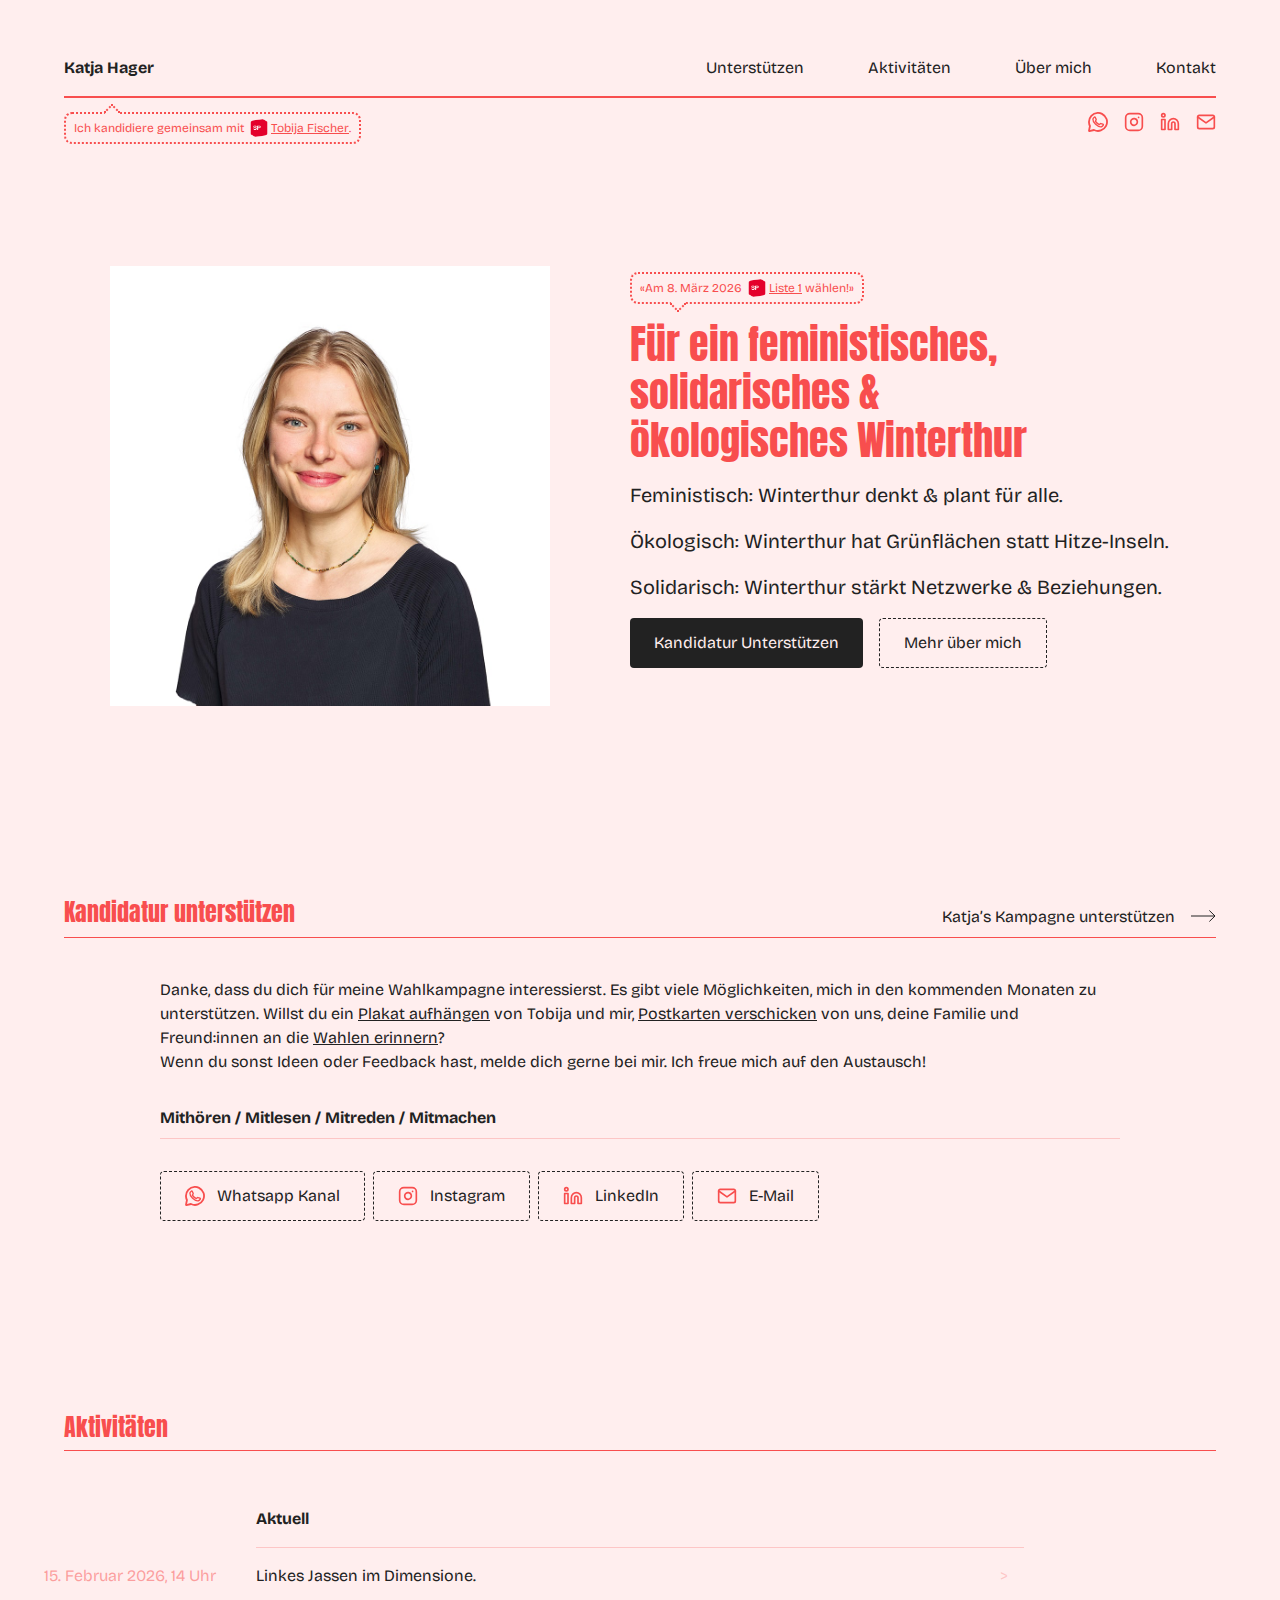
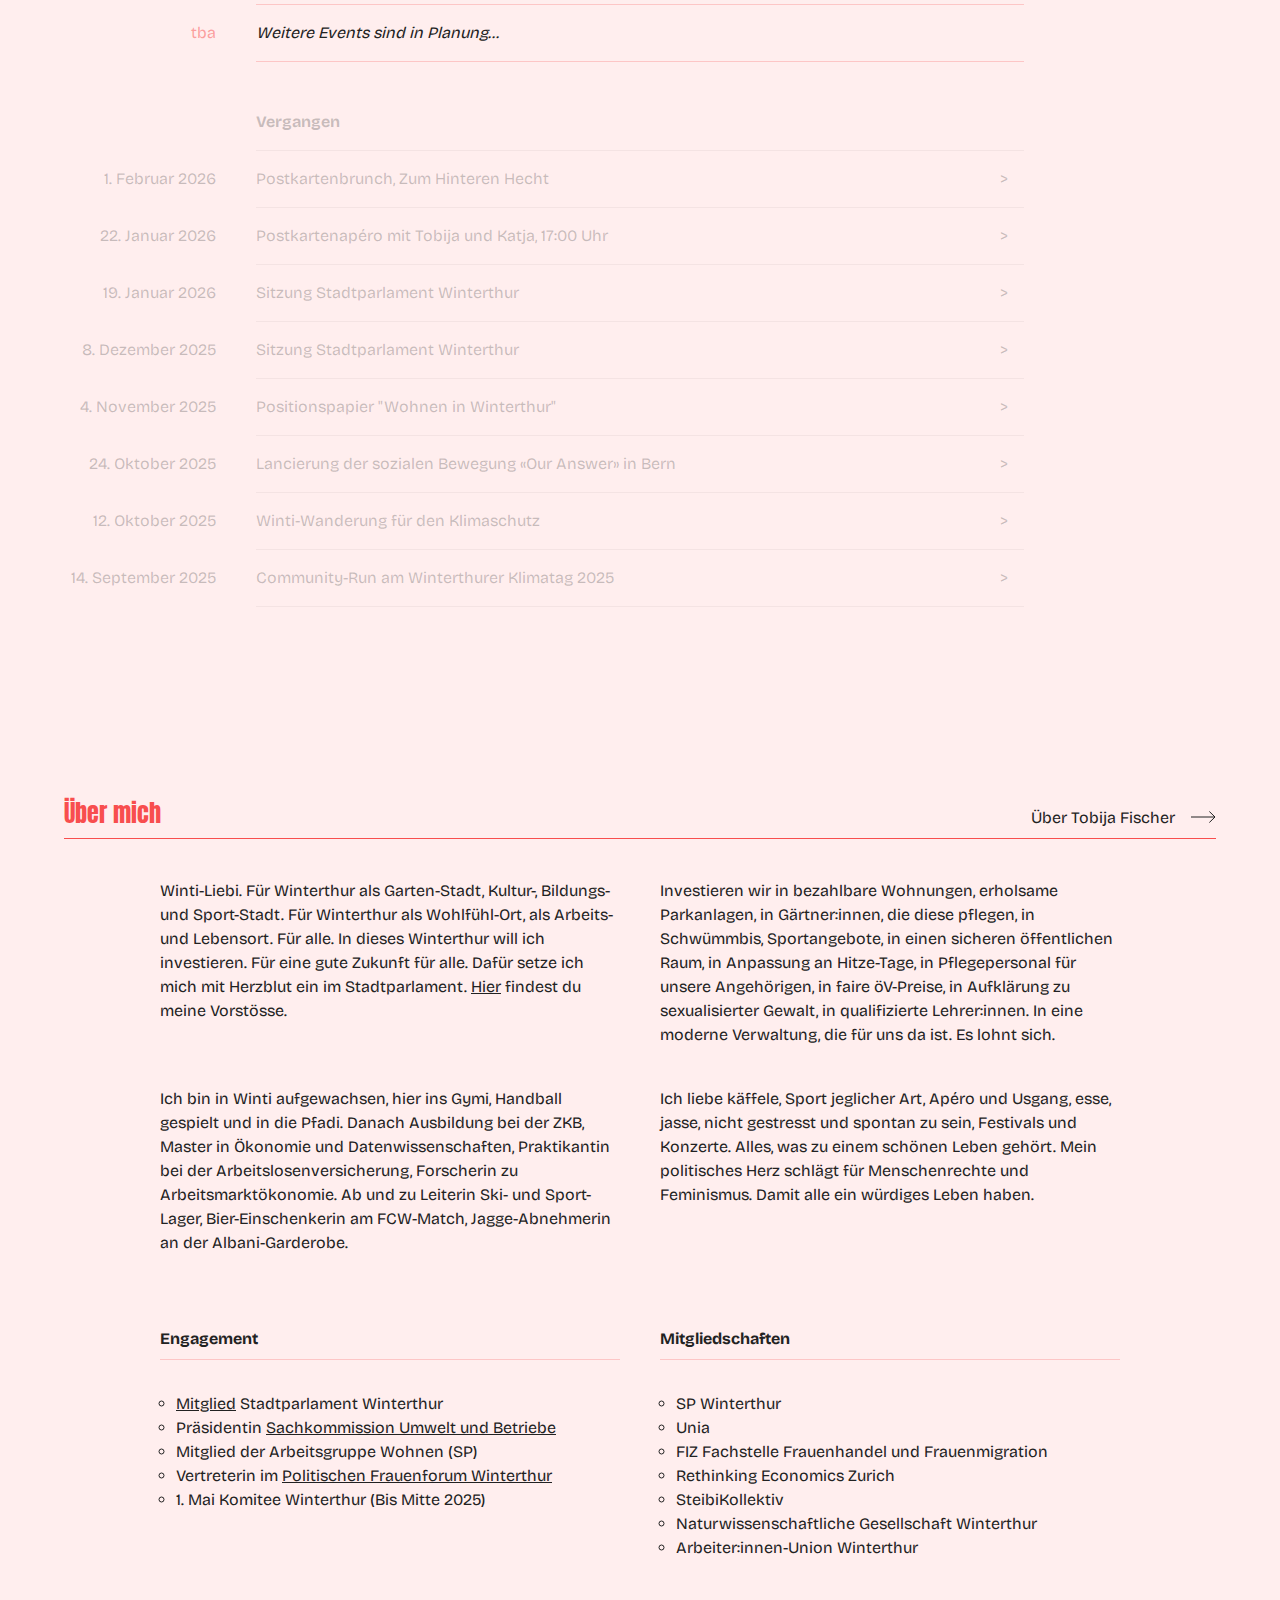
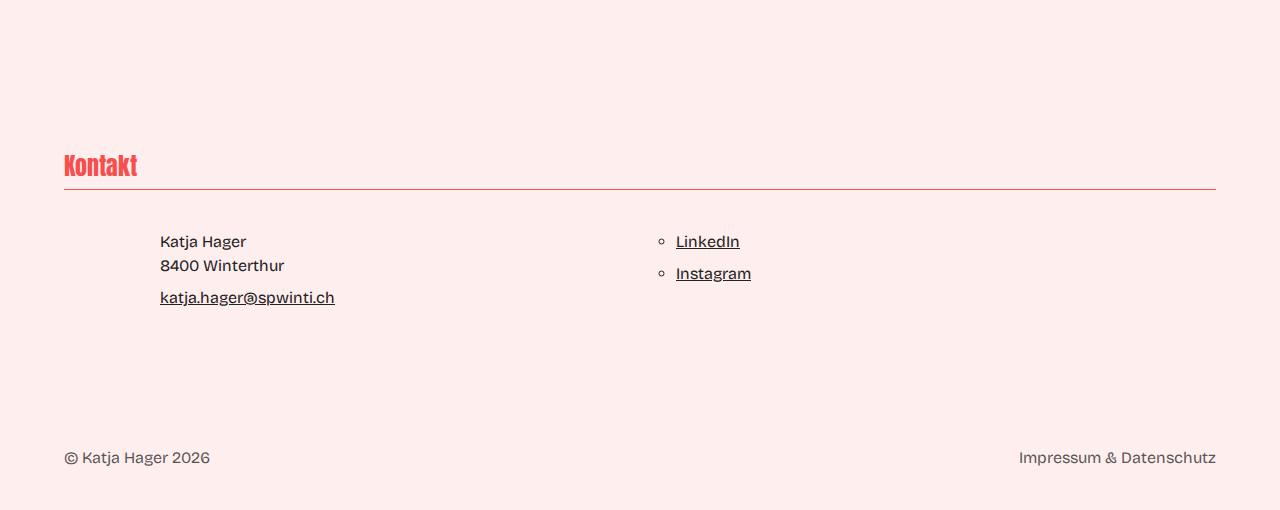
<file: index.html>
<!DOCTYPE html>
<html lang="de">
<head>
  <meta charset="UTF-8">
  <meta name="viewport" content="width=device-width, initial-scale=1.0">
  
  <!-- seo -->
  <title>Katja Hager – Stadtparlament 2026</title>
  <meta name="description" content="Tobija Fischer und Katja Hager am 8. März ins Stadtparlament Winterthur.">
  
  <!-- open graph -->
  <meta property="og:title" content="Katja Hager – Stadtparlament 2026">
  <meta property="og:description" content="Tobija Fischer und Katja Hager am 8. März ins Stadtparlament Winterthur.">
  <meta property="og:image" content="https://katjahager.ch/assets/img/katja-hager-og-image.png">
  <meta property="og:url" content="https://katjahager.ch">

  <!-- favicons -->
  <link rel="icon" type="image/png" href="/favicon-96x96.png" sizes="96x96" />
  <link rel="icon" type="image/svg+xml" href="/favicon.svg" />
  <link rel="shortcut icon" href="/favicon.ico" />
  <link rel="apple-touch-icon" sizes="180x180" href="/apple-touch-icon.png" />
  <meta name="apple-mobile-web-app-title" content="Katja Hager" />
  <link rel="manifest" href="/site.webmanifest" />

  <!-- fonts -->
  <link rel="preconnect" href="https://fonts.googleapis.com">
  <link rel="preconnect" href="https://fonts.gstatic.com" crossorigin>
  <link href="https://fonts.googleapis.com/css2?family=Anton&family=Bricolage+Grotesque:opsz,wght@12..96,200..800&display=swap" rel="stylesheet">

  <!-- css -->
  <link rel="stylesheet" href="/assets/css/reset.css">
  <link rel="stylesheet" href="/assets/css/style.css">

  <!-- pirsch -->
   <script defer src="https://api.pirsch.io/pa.js"
    id="pianjs"
    data-code="CX4v4vPDsULPIaK5fOm2SVPQlpfkuHm8"></script>

  <!-- js -->
  <script defer src="/assets/js/main.js"></script>
</head>
<body>
  <header>
    <a href="/" class="header__logo">Katja Hager</a>
    <nav>
      <button id="menu-button">Menü</button>
      <ul class="header__nav">
        <li>
          <a href="/#support">Unterstützen</a>
        </li>
        <li>
          <a href="/#events">Aktivitäten</a>
        </li>
        <li>
          <a href="/#ueber-mich">Über mich</a>
        </li>
        <li>
          <a href="/#kontakt">Kontakt</a>
        </li>
      </ul>
    </nav>
    <div class="nudge nudge--bottom">
      <p>Ich kandidiere gemeinsam mit <a href="https://tobijafischer.ch" title="zu Tobija's Website" target="_blank" class="link--avatar tobija">Tobija Fischer</a>.</p>
    </div>
    <ul class="header__icons">
        <li>
          <a href="https://whatsapp.com/channel/0029VbBHajZGU3BMSCXWUT2x" target="_blank" class="whatsapp">
            <img src="/assets/svg/icon-whatsapp.svg" />
          </a>
        </li>
        <li>
          <a href="https://instagram.com/katjahager" target="_blank" class="instagram">
            <img src="/assets/svg/icon-instagram.svg" />
          </a>
        </li>
        <li>
          <a href="https://www.linkedin.com/in/katja-hager-1b09a115b/" target="_blank" class="linkedin">
            <img src="/assets/svg/icon-linkedin.svg" />
          </a>
        </li>
        <li>
          <a href="mailto:katja.hager@spwinti.ch" class="email">
            <img src="/assets/svg/icon-mail.svg" />
          </a>
        </li>
    </ul>
  </header>

  <main>
    <section id="hero">
      <img src="/assets/img/KatjaHager-Portrait.jpg" alt="Portrait Katja Hager" class="hero__portrait" />
      <div class="hero__content">
        <div class="nudge nudge--top">
          <p>«Am 8. März 2026 <a href="https://liste-1.ch" title="Zur Listenseite" target="_blank" class="link--avatar">Liste 1</a> wählen!»</p>
        </div>
        <h1>Für ein feministisches, solidarisches & ökologisches Winterthur</h1>
        <p>Feministisch: Winterthur denkt & plant für alle.</p>
        <p>Ökologisch: Winterthur hat Grünflächen statt Hitze-Inseln.</p>
        <p>Solidarisch: Winterthur stärkt Netzwerke & Beziehungen.</p>
        <div class="hero__buttons">
          <a href="#support" class="button">Kandidatur Unterstützen</a>
          <a href="#ueber-mich" class="button secondary">Mehr über mich</a>
        </div>
      </div>
    </section>

    <section id="support">
      <div class="titlebar">
        <h2>Kandidatur unterstützen</h2>
        <a href="https://katjahager.ch/#support" title="Katja's Website öffnen" class="arrow-right">
          <span>Katja’s Kampagne unterstützen</span>
          <svg width="25" height="13" viewBox="0 0 25 13" fill="none" xmlns="http://www.w3.org/2000/svg">
            <path d="M18.3444 1.5L24 7M24 7L18.3444 12.5M24 7H0" stroke="#222222"/>
          </svg>
        </a>
      </div>
      <div class="support__content">
        <p>Danke, dass du dich für meine Wahlkampagne interessierst. Es gibt viele Möglichkeiten, mich in den kommenden Monaten zu unterstützen. 
          Willst du ein <a href="mailto:katja.hager@spwinti.ch?subject=Ich%20m%C3%B6chte%20ein%20Plakat%20aufh%C3%A4ngen.&body=An%20diese%20Adresse%20vorbeibringen%3A%0D%0AAnzahl%3A%0D%0ABemerkungen%3A" title="E-Mail Plakat">Plakat aufhängen</a> von Tobija und mir, 
          <a href="mailto:katja.hager@spwinti.ch?subject=Ich%20m%C3%B6chte%20Postkarten%20verschicken.&body=An%20diese%20Adresse%20vorbeibringen%3A%0D%0AAnzahl%3A%0D%0ABemerkungen%3A" title="E-Mail Postkarte">Postkarten verschicken</a> von uns, 
          deine Familie und Freund:innen an die <a href="mailto:katja.hager@spwinti.ch?subject=Ich%20m%C3%B6chte%20Freund%3Ainnen%20und%20Familien%20erinnern.&body=Ich%20m%C3%B6chte%20einen%20Text%20zum%20weitersenden%3A%0D%0AIch%20m%C3%B6chte%20Links%20und%20Argumente%3A%0D%0AIhc%20m%C3%B6chte%20Daten%20f%C3%BCr%20Veranstaltungen%3A" title="E-Mail schreiben">Wahlen erinnern</a>?</p>
        <p> Wenn du sonst Ideen oder Feedback hast, melde dich gerne bei mir. Ich freue mich auf den Austausch!</p>
        <h3>Mithören / Mitlesen / Mitreden / Mitmachen</h3>
        <ul>
          <li>
            <a href="https://whatsapp.com/channel/0029VbBHajZGU3BMSCXWUT2x" target="_blank" class="button secondary">
              <img src="/assets/svg/icon-whatsapp.svg" />
              <span>Whatsapp Kanal</span>
            </a>
          </li>
          <li>
            <a href="https://instagram.com/katjahager" target="_blank" class="button secondary">
              <img src="/assets/svg/icon-instagram.svg" />
              <span>Instagram</span>
            </a>
          </li>
          <li>
            <a href="https://www.linkedin.com/in/katja-hager-1b09a115b/" target="_blank" class="button secondary">
              <img src="/assets/svg/icon-linkedin.svg" />
              <span>LinkedIn</span>
            </a>
          </li>
          <!-- <li>
            <a href="https://addcal.io/c/ngr6bbhv5b4a" target="_blank" class="button secondary">
              <img src="/assets/svg/icon-calendar.svg" />
              <span>Kalender hinzufügen</span>
            </a>
          </li> -->
          <li>
            <a href="mailto:katja.hager@spwinti.ch" class="button secondary">
              <img src="/assets/svg/icon-mail.svg" />
              <span>E-Mail</span>
            </a>
          </li>
          <!-- <li>
            <a href="#" class="button secondary">
              <span>Nachricht schreiben</span>
            </a>
          </li> -->
        </ul>
      </div>
    </section>

    <section id="events">
      <div class="titlebar">
        <h2>Aktivitäten</h2>
        <!-- <a href="https://addcal.io/c/ngr6bbhv5b4a" title="Kalender hinzufügen" class="arrow-right">
          <span>Kalender hinzufügen</span>
          <svg width="25" height="13" viewBox="0 0 25 13" fill="none" xmlns="http://www.w3.org/2000/svg">
            <path d="M18.3444 1.5L24 7M24 7L18.3444 12.5M24 7H0" stroke="#222222"/>
          </svg>
        </a> -->
      </div>
      <!-- Aktuelle Events -->
      <ul class="events__list">
        <li class="events_list-item events_list-item--title">Aktuell</li>
        <li class="events_list-item">
          <a href="https://tobijafischer.ch/jass" target="_blank" title="Für das Jass-Turnier anmelden.">
            <span class="date">15. Februar 2026, 14 Uhr</span>
            <p>Linkes Jassen im Dimensione.</p>
            <span class="arrow">></span>
          </a>
        </li>
        <li class="events_list-item">
          <a href="#" target="_blank" class="no-link">
            <span class="date">tba</span>
            <p>Weitere Events sind in Planung...</p>
            <span class="arrow">></span>
          </a>
        </li>
      </ul>
      <!-- Vergangene Events -->
      <ul class="events__list events__list--past">
        <li class="events_list-item events_list-item--title">Vergangen</li>
        <li class="events_list-item">
          <a href="https://liste-1.ch/veranstaltung/postkartenbrunch/" target="_blank" title="Komm Postkarten schreiben mit uns!">
            <span class="date">1. Februar 2026</span>
            <p>Postkartenbrunch, Zum Hinteren Hecht</p>
            <span class="arrow">></span>
          </a>
        </li>
        <li class="events_list-item">
            <a href="mailto:katja.hager@spwinti.ch" target="_blank" title="Kommst du auch?">
            <span class="date">22. Januar 2026</span>
            <p>Postkartenapéro mit Tobija und Katja, 17:00 Uhr</p>
            <span class="arrow">></span>
          </a>
        </li>
        <li class="events_list-item">
          <a href="https://parlament.winterthur.ch/sitzung/7089821" target="_blank" title="Traktanden">
            <span class="date">19. Januar 2026</span>
            <p>Sitzung Stadtparlament Winterthur</p>
            <span class="arrow">></span>
          </a>
        </li>
        <li class="events_list-item">
          <a href="https://parlament.winterthur.ch/sitzung/6866851" target="_blank" title="Was steht an?">
            <span class="date">8. Dezember 2025</span>
            <p>Sitzung Stadtparlament Winterthur</p>
            <span class="arrow">></span>
          </a>
        </li>
        <li class="events_list-item">
          <a href="https://spwinti.ch/positionspapier-Wohnen/" target="_blank" title="Positionspapier">
            <span class="date">4. November 2025</span>
            <p>Positionspapier "Wohnen in Winterthur"</p>
            <span class="arrow">></span>
          </a>
        </li>
        <li class="events_list-item">
          <a href="https://www.instagram.com/reel/DRPoliSDZVK/" target="_blank" title="Event-Reel ansehen">
            <span class="date">24. Oktober 2025</span>
            <p>Lancierung der sozialen Bewegung «Our Answer» in Bern</p>
            <span class="arrow">></span>
          </a>
        </li>
        <li class="events_list-item">
          <a href="https://permafrost-initiative.ch/de/wandern/!e/wandern-2025/wandern-inkl-zmittag-ueber-dem-10-2025" target="_blank" title="Mehr erfahren">
            <span class="date">12. Oktober 2025</span>
            <p>Winti-Wanderung für den Klimaschutz</p>
            <span class="arrow">></span>
          </a>
        </li>
        <li class="events_list-item">
          <a href="https://www.instagram.com/p/DOWRQieDOy8bUWdNU7O32mFCVmPniIRpc2g_Z00/?img_index=1" target="_blank" title="Community-Run">
            <span class="date">14. September 2025</span>
            <p>Community-Run am Winterthurer Klimatag 2025</p>
            <span class="arrow">></span>
          </a>
        </li>
      </ul>
    </section>

    <section id="ueber-mich">
      <div class="titlebar">
        <h2>Über mich</h2>
        <a href="https://tobijafischer.ch" title="Tobija's Website besuchen" class="arrow-right">
          <span>Über Tobija Fischer</span>
          <svg width="25" height="13" viewBox="0 0 25 13" fill="none" xmlns="http://www.w3.org/2000/svg">
            <path d="M18.3444 1.5L24 7M24 7L18.3444 12.5M24 7H0" stroke="#222222"/>
          </svg>
        </a>
      </div>
      <div class="ueber-mich__content">
        <p>Winti-Liebi. Für Winterthur als Garten-Stadt, Kultur-, Bildungs- und Sport-Stadt. Für Winterthur als Wohlfühl-Ort, 
          als Arbeits- und Lebensort. Für alle. In dieses Winterthur will ich investieren. Für eine gute Zukunft für alle. 
          Dafür setze ich mich mit Herzblut ein im Stadtparlament. <a href="https://parlament.winterthur.ch/behoerdenmitglieder/336560" title="Behördenmitglieder">Hier</a> findest du meine Vorstösse. </p>
        <p>Investieren wir in bezahlbare Wohnungen, erholsame Parkanlagen, in Gärtner:innen, die diese pflegen, in Schwümmbis, 
          Sportangebote, in einen sicheren öffentlichen Raum, in Anpassung an Hitze-Tage, in Pflegepersonal für unsere Angehörigen,
           in faire öV-Preise, in Aufklärung zu sexualisierter Gewalt, in qualifizierte Lehrer:innen. 
           In eine moderne Verwaltung, die für uns da ist. Es lohnt sich.</p>
        <p>Ich bin in Winti aufgewachsen, hier ins Gymi, Handball gespielt und in die Pfadi. 
          Danach Ausbildung bei der ZKB, Master in Ökonomie und Datenwissenschaften, 
          Praktikantin bei der Arbeitslosenversicherung, Forscherin zu Arbeitsmarktökonomie.
          Ab und zu Leiterin Ski- und Sport-Lager, Bier-Einschenkerin am FCW-Match, 
          Jagge-Abnehmerin an der Albani-Garderobe.</p>
       <p>Ich liebe käffele, Sport jeglicher Art, Apéro und Usgang, esse, jasse, nicht gestresst und spontan zu sein, Festivals und Konzerte. 
          Alles, was zu einem schönen Leben gehört. Mein politisches Herz schlägt für Menschenrechte und Feminismus. Damit alle ein würdiges Leben haben.</p>
        <!-- <div class="werdegang">
          <h3>Werdegang</h3>
          <ul class="circles">
            <li>At vero eos et accusam et justo</li>
            <li>Lorem ipsum dolor sit amet, consetetur sadipscing elitr</li>
            <li>Sed diam nonumy eirmod tempor invidunt ut labore et dolore</li>
          </ul>
        </div> -->
        <div class="engagement">
          <h3>Engagement</h3>
          <ul class="circles">
            <li><a href="https://parlament.winterthur.ch/behoerdenmitglieder/336560" title="Behördenmitglieder">Mitglied</a> Stadtparlament Winterthur</li>
            <li>Präsidentin <a href="https://parlament.winterthur.ch/kommissionen/29045" title="UBK">Sachkommission Umwelt und Betriebe</a></li>
            <li>Mitglied der Arbeitsgruppe Wohnen (SP)</li>
            <li>Vertreterin im <a href="https://www.frauenzentralewinterthur.ch/politisches-frauenforum/organisation/" title="PFF">Politischen Frauenforum Winterthur</a></li>
            <li>1. Mai Komitee Winterthur (Bis Mitte 2025)</li>
          </ul>
        </div>
        <div class="mitgliedschaften">
          <h3>Mitgliedschaften</h3>
          <ul class="circles">
            <li>SP Winterthur</li>
            <li>Unia</li>
            <li>FIZ Fachstelle Frauenhandel und Frauenmigration</li>
            <li>Rethinking Economics Zurich</li>
            <li>SteibiKollektiv</li>
            <li>Naturwissenschaftliche Gesellschaft Winterthur</li>
            <li>Arbeiter:innen-Union Winterthur</li>
          </ul>
        </div>
      </div>
    </section>
    
    <section id="kontakt">
      <div class="titlebar">
        <h2>Kontakt</h2>
      </div>
      <div class="kontakt__content">
        <div class="adresse">
          <!-- <h3>Adresse / E-Mail</h3> -->
          <address>
            Katja Hager<br/>
            8400 Winterthur
          </address>
          <a href="mailto:katja.hager@spwinti.ch">katja.hager@spwinti.ch</a>
        </div>
        <div class="links">
          <ul class="circles">
            <li>
              <a href="https://www.linkedin.com/in/katja-hager-1b09a115b/" target="_blank" class="linkedin">LinkedIn</a>
            </li>
            <li>
              <a href="https://instagram.com/katjahager" target="_blank" class="instagram">Instagram</a>
            </li>
            </li>
          </ul>
        </div>
      </div>
    </section>

    <!-- <section id="positionen">
      <p>Coming soon</p>
    </section> -->

    <footer>
      <p>&copy; Katja Hager 2026</p>
      <a href="/impressum.html">Impressum & Datenschutz</a>
    </footer>
  </main>
</body>
</html>
</file>
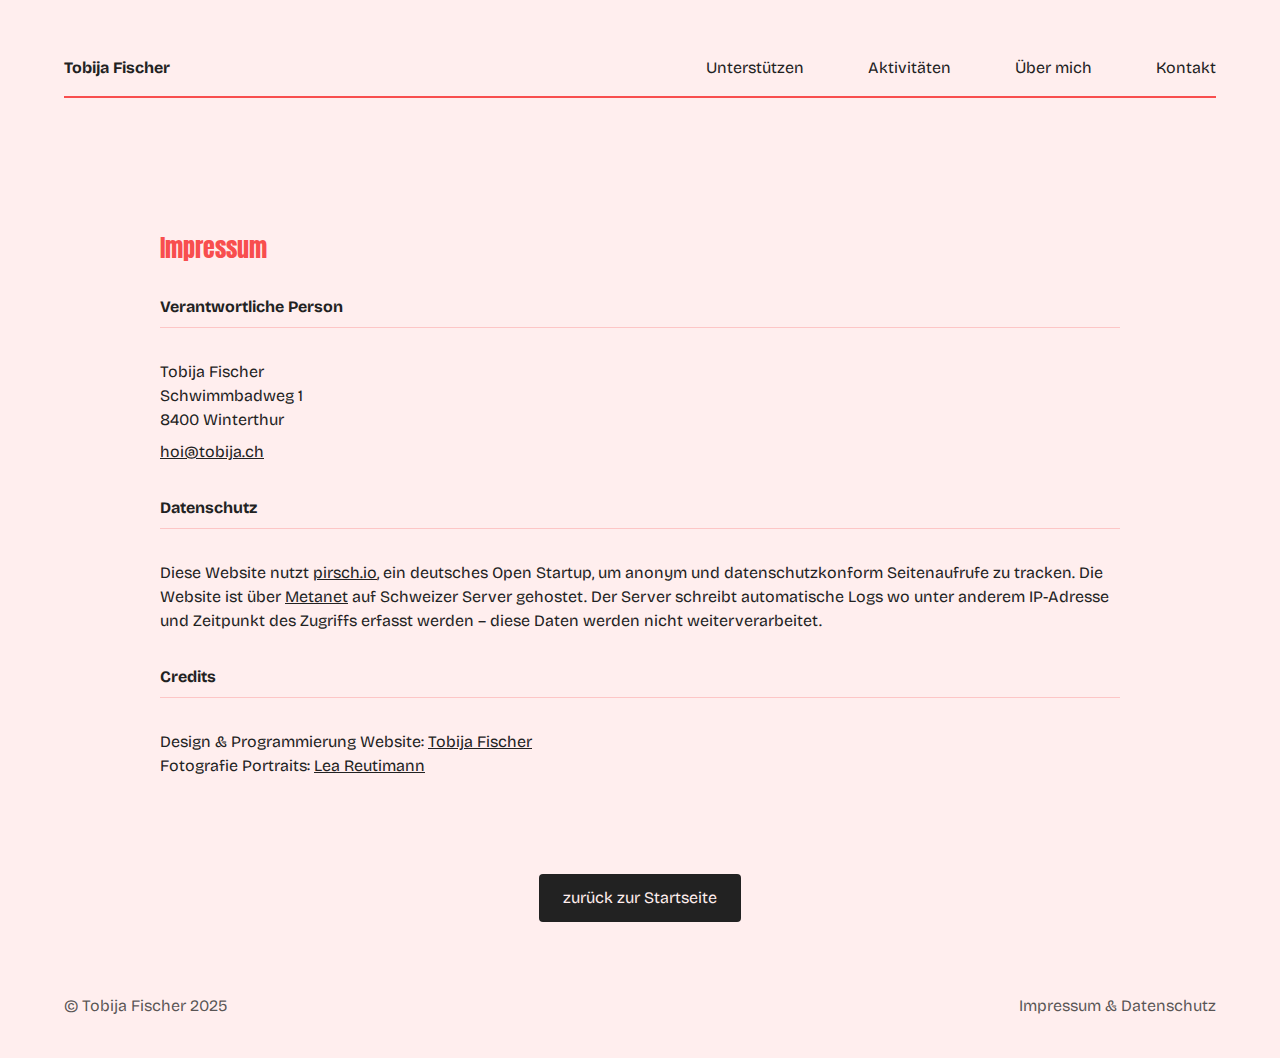
<file: impressum.html>
<!DOCTYPE html>
<html lang="de">
<head>
  <meta charset="UTF-8">
  <meta name="viewport" content="width=device-width, initial-scale=1.0">
  
  <!-- seo -->
  <title>Tobija Fischer – Stadtparlament 2026</title>
  <meta name="description" content="Tobija Fischer und Katja Hager am 8. März ins Stadtparlament Winterthur.">
  <!-- open graph -->
  <meta property="og:title" content="Tobija Fischer – Stadtparlament 2026">
  <meta property="og:description" content="Tobija Fischer und Katja Hager am 8. März ins Stadtparlament Winterthur.">
  <meta property="og:image" content="https://tobijafischer.ch/assets/img/tobija-fischer-og-image.png">
  <meta property="og:url" content="https://tobijafischer.ch">

  <!-- favicons -->
  <link rel="icon" type="image/png" href="/favicon-96x96.png" sizes="96x96" />
  <link rel="icon" type="image/svg+xml" href="/favicon.svg" />
  <link rel="shortcut icon" href="/favicon.ico" />
  <link rel="apple-touch-icon" sizes="180x180" href="/apple-touch-icon.png" />
  <meta name="apple-mobile-web-app-title" content="Tobija Fischer" />
  <link rel="manifest" href="/site.webmanifest" />

  <!-- fonts -->
  <link rel="preconnect" href="https://fonts.googleapis.com">
  <link rel="preconnect" href="https://fonts.gstatic.com" crossorigin>
  <link href="https://fonts.googleapis.com/css2?family=Anton&family=Bricolage+Grotesque:opsz,wght@12..96,200..800&display=swap" rel="stylesheet">

  <!-- css -->
  <link rel="stylesheet" href="/assets/css/reset.css">
  <link rel="stylesheet" href="/assets/css/style.css">

  <!-- pirsch -->
   <script defer src="https://api.pirsch.io/pa.js"
    id="pianjs"
    data-code="Cq77Mt48yz0OuZVPyKpawDzq48mnAoPP"></script>
</head>
<body>
  <header>
    <a href="/" class="header__logo">Tobija Fischer</a>
    <nav>
      <ul class="header__nav">
        <li>
          <a href="/#support">Unterstützen</a>
        </li>
        <li>
          <a href="/#events">Aktivitäten</a>
        </li>
        <li>
          <a href="/#ueber-mich">Über mich</a>
        </li>
        <li>
          <a href="/#kontakt">Kontakt</a>
        </li>
      </ul>
    </nav>
  </header>

  <main>
    <section id="impressum">
      <div class="impressum__content">
        <h2>Impressum</h2>
        <h3>Verantwortliche Person</h3>
        <address>
          Tobija Fischer<br/>
          Schwimmbadweg 1<br/>
          8400 Winterthur
        </address>
        <a href="mailto:hoi@tobija.ch">hoi@tobija.ch</a>
        <h3>Datenschutz</h3>
        <p>Diese Website nutzt <a href="https://pirsch.io" target="_blank" title="Zur Pirsch-Website">pirsch.io</a>, ein deutsches Open Startup, um anonym und datenschutzkonform Seitenaufrufe zu tracken. Die Website ist über <a href="https://www.metanet.ch/" target="_blank">Metanet</a> auf Schweizer Server gehostet. Der Server schreibt automatische Logs wo unter anderem IP-Adresse und Zeitpunkt des Zugriffs erfasst werden – diese Daten werden nicht weiterverarbeitet.</p>
        <h3>Credits</h3>
        <ul>
          <li>
            Design & Programmierung Website: <a href="https://tobija.ch">Tobija Fischer</a>
          </li>
          <li>
            Fotografie Portraits: <a href="https://www.leareutimann.ch/home.html">Lea Reutimann</a>
          </li>
        </ul>
      </div>
    </section>

    <!-- <section id="datenschutz">
      <div class="titlebar">
        <h2>Datenschutz</h2>
      </div>
      <div class="datenschutz__content">
        <p>Diese Website nutzt <a href="https://pirsch.io" target="_blank" title="Zur Pirsch-Website">pirsch.io</a>, ein deutsches Open Startup, um anonym und datenschutzkonform Seitenaufrufe zu tracken. Die Website ist über <a href="https://www.metanet.ch/" target="_blank">Metanet</a> auf Schweizer Server gehostet. Der Server schreibt automatische Logs wo unter anderem IP-Adresse und Zeitpunkt des Zugriffs erfasst werden – diese Daten werden nicht weiterverarbeitet.</p>
      </div>
    </section> -->

    <section class="zurueck-zur-startseite">
      <a href="/" class="button">zurück zur Startseite</a>
    </section>

    <footer>
      <p>&copy; Tobija Fischer 2025</p>
      <a href="/impressum.html">Impressum & Datenschutz</a>
    </footer>
  </main>
</body>
</html>
</file>
<file: assets/css/style.css>
/* variables */
:root {
  --rose: #FFEEEE;
  --black: #222;
  --black-75: rgba(34, 34, 34, 0.75);
  --black-25: rgba(34, 34, 34, 0.25);
  --black-5: rgba(34, 34, 34, 0.05);
  --red: #F84E4E;
  --red-75: rgba(248, 78, 78, 0.75);
  --red-50: rgba(248, 78, 78, 0.50);
  --red-25: rgba(248, 78, 78, 0.25);
}

/* general */
::selection {
  background-color: var(--black);
  color: var(--rose);
}
html {
  scroll-behavior: smooth;
}
address {
  margin-bottom: .5rem;
}

/* typography */
body {
  font-family: 'Bricolage Grotesque', sans-serif;
  background: var(--rose);
  line-height: 1.5em;
  color: var(--black);
}
h1, h2 {
  font-family: 'Anton', sans-serif;
  color: var(--red);
  text-wrap: balance;
  line-height: 1.2em;
}
h1 {
  font-size: 2.5rem;
}
h2 {
  font-size: 1.5rem;
}
p {
  line-height: 1.5em;
}
a {
  color: inherit;
  transition: color .2s ease-in-out;
}
p a:hover {
  color: var(--red);
}
ul.circles {
  list-style: circle;
  padding-left: 1rem;
}

/*** SECTIONS ***/
section {
  max-width: 1440px;
  width: 90%;
  margin-inline: auto;
  padding-block: 6rem;
}
section h3 {
  margin-block: 2rem;
  border-bottom: 1px solid var(--red-25);
  padding-bottom: .5rem;
  font-weight: 700;
}

/* header */
header {
  display: flex;
  position: relative;
  justify-content: space-between;
  width: 90%;
  max-width: 1440px;
  padding: 1rem 0;
  margin: 2.5rem auto;
  border-bottom: 2px solid var(--red);
}
header a {
  text-decoration: none;
  transition: color .2s ease-in-out;
}
header a:hover {
  color: var(--red);
}
.header__logo {
  font-weight: 700;
}
.header__nav {
  display: flex;
  gap: .5rem 4rem;
}
nav button {
  background: transparent;
  border: none;
  font-size: 1rem;
  display: none;
  cursor: pointer;
}
.header__icons {
  position: absolute;
  display: flex;
  gap: 1rem;
  top: calc(100% + 1rem);
  right: 0;
}

/* hero */
#hero {
  display: grid;
  grid-template-columns: repeat(2, auto);
  gap: 0 5rem;
  align-items: center;
  padding-top: 8rem;
}
.hero__portrait {
  width: 100%;
  max-width: 440px;
  justify-self: flex-end;
}
.hero__content {
  position: relative;
  max-width: 540px;
}
.hero__content h1 {
  margin-block: 1rem;
}
.hero__content > p {
  font-size: 1.25rem;
  margin-bottom: 1rem;
}
.hero__buttons {
  display: flex;
  gap: 1rem;
}

/* support */
.support__content {
  max-width: 960px;
  margin-inline: auto;
}
.support__content > ul {
  display: flex;
  flex-wrap: wrap;
  gap: .5rem;
}

/* aktivitäten */
.events__list {
  width: 960px;
  max-width: 60vw;
  margin-inline: auto;
}
.events__list--past {
  margin-top: 2rem;
  color: var(--black-25);
}
.events__list--past li,
.events__list--past .events_list-item span.date,
.events__list--past .events_list-item a span.arrow {
  border-color: var(--black-5);
  color: var(--black-25);
}
.events__list a.no-link {
  pointer-events: none;
}
.events__list a.no-link p {
  font-style: italic;
}
.events__list a.no-link span.arrow {
  display: none;
}
.events_list-item--title {
  font-weight: 700;
  padding-block: 1rem;
}
.events_list-item {
  position: relative;
  border-bottom: 1px solid var(--red-25);
}
.events_list-item a {
  display: flex;
  justify-content: space-between;
  text-decoration: none;
  padding: 1rem 1rem 1rem 0;
}
.events_list-item a span, .events_list-item a p {
  transition: color .2s ease-in-out;
}
.events_list-item a span.date {
  color: var(--red-50);
  position: absolute;
  left: -2.5rem;
  transform: translate(-100%);
}
.events_list-item a span.arrow {
  color: var(--red-25);
}
.events_list-item a:hover p {
  color: #000;
}
.events_list-item a:hover span {
  color: var(--red);
}

/* über mich */
.ueber-mich__content {
  max-width: 960px;
  margin-inline: auto;
  display: grid;
  grid-template-columns: repeat(2, calc(50% - 1.25rem));
  gap: 2.5rem;
}
.ueber-mich__content .werdegang {
  grid-column: span 2;
}

/* kontakt */
.kontakt__content {
  max-width: 960px;
  margin-inline: auto;
  display: grid;
  grid-template-columns: repeat(2, calc(50% - 1.25rem));
  gap: 2.5rem;
}
.kontakt__content li {
  margin-bottom: .5rem;
}

/* impressum */
.impressum__content {
  max-width: 960px;
  margin-inline: auto;
}

/* datenschutz */
.datenschutz__content {
  max-width: 960px;
  margin-inline: auto;
}

section.zurueck-zur-startseite {
  display: flex;
  justify-content: center;
  padding-block: 0 2rem;
}

/* footer */
footer {
  max-width: 1440px;
  width: 90%;
  margin: 2.5rem auto;
  display: flex;
  flex-wrap: wrap;
  gap: 1rem 2rem;
  justify-content: space-between;
  color: var(--black-75);
}
footer a {
  text-decoration: none;
}
footer a:hover {
  color: var(--black);
}

/*** COMPONENTS ***/
/* button link */
a.button {
  display: inline-flex;
  align-items: center;
  gap: 0 .75rem;
  text-decoration: none;
  padding: .75rem 1.5rem;
  border-radius: 4px;
  color: var(--rose);
  background-color: var(--black);
  transition: all .2s ease-in-out;
}
a.button:hover {
  color: var(--rose);
  background-color: var(--red);
}
a.button.secondary {
  color: var(--black);
  border: 1px dashed var(--black);
  background-color: transparent;
}
a.button.secondary:hover {
  border: 1px solid var(--red);
  color: var(--rose);
  background-color: var(--red);
}
a.button.secondary img {
    transition: filter .2s ease-in-out;
}
a.button.secondary:hover img {
    filter: brightness(2.5);
}

/* arrow right */
a.arrow-right {
  display: flex;
  align-items: baseline;
  gap: 0 1rem;
  transition: all .2s ease-in-out;
}
a.arrow-right:hover {
  color: var(--red);
  gap: 0 .75rem;
  margin-right: -.25rem;
  padding-left: .5rem;
}
a.arrow-right path {
  transition: stroke .2s ease-in-out;
}
a.arrow-right:hover path {
  stroke: var(--red);
}

/* avatar link */
.link--avatar {
  position: relative;
  display: inline-block;
  padding-left: 2em;
  text-decoration: underline;
}
.link--avatar::before {
  content: '';
  position: absolute;
  left: .25em;
  top: -.25em;
  width: 1.5em;
  height: 1.5em;
  background-image: url('/assets/img/SP_Logo_avatar.png');
  background-size: cover;
  transition: all .2s linear;
}
.link--avatar:hover {
  color: var(--black);
}
.link--avatar:hover::before {
  transform: scale(1.2);
}

.link--avatar.katja::before {
  background-image: url('/assets/img/KatjaHager-Avatar.jpg');
  border-radius: 50%;
}

/* nudge */
.nudge {
  position: absolute;
  color: var(--red);
  padding: .5rem;
  border: 2px dotted var(--red);
  border-radius: .5rem;
  font-size: 0.75rem;
}
.nudge--bottom {
  top: calc(100% + 1rem);
  left: 0;
}
.nudge--bottom::after {
  top: -.5rem;
  border-width: 2px 0 0 2px;
}
.nudge--top {
  bottom: 100%;
  left: 0;
}
.nudge--top::after {
  bottom: -.5rem;
  border-width: 0 2px 2px 0;
}
.nudge p {
  line-height: 1em;
}
.nudge::after {
  content: "";
  position: absolute;
  width: .75rem;
  height: .75rem;
  left: 2.5rem;
  background: var(--rose);
  transform: rotate(45deg);
  border-color: var(--red);
  border-style: dotted;
}

/* titlebar */
.titlebar {
  display: flex;
  flex-wrap: wrap;
  gap: .25rem 1rem;
  justify-content: space-between;
  align-items: baseline;
  padding-bottom: .5rem;
  margin-bottom: 2.5rem;
  border-bottom: 1px solid var(--red);
}
.titlebar > a {
  text-decoration: none;
}

/*** MEDIA QUERIES ***/
@media screen and (max-width: 960px) {
  /* general */
  a.button {
    font-size: .75rem;
    padding: .5rem 1.25rem;
  }

  /* header */
  .header__nav {
    gap: .5rem 1.75rem;
  }

  /* hero */
  #hero {
    gap: 0 1.5rem;
  }
  h1 {
    font-size: 2rem;
  }
  .hero__content > p {
    font-size: 1rem;
    text-wrap: balance;
  }

  /* events */
  .events__list {
    margin-inline: 0;
    max-width: 100%;
  }
  .events_list-item {
    padding-top: 1.25rem;
  }
  .events_list-item a {
    gap: 1rem;
  }
  .events_list-item a span.date {
    position: absolute;
    left: 0;
    top: .75rem;
    transform: translate(0);
  }
}

@media screen and (max-width: 720px) {
  /* general */
  section {
    padding-block: 3.5rem;
  }

  /* hero */
  #hero {
    padding-top: 4rem;
    grid-template-columns: 1fr;
    gap: 3.5rem;
  }
  .hero__portrait {
    justify-self: flex-start;
    max-width: 300px;
  }

  /* arrow link */
  a.arrow-right {
    color: var(--black-75);
    font-size: .75rem;
    align-items: center;
    gap: 0 .5rem;
  }
  a.arrow-right svg {
    width: 1rem;
  }
}

@media screen and (max-width: 640px) {
  nav button {
    display: block;
  }
  .header__nav {
    flex-direction: column;
    text-align: right;
    gap: 1.5rem;
    position: absolute;
    right: 0;
    top: calc(100% + 2px);
    background: var(--rose);
    padding: 1rem 0rem 2rem 2rem;
    z-index: 1;
    pointer-events: none;
    opacity: 0;
  }
  nav.open .header__nav {
    opacity: 1;
    pointer-events: all;
  }
  .header__icons {
    flex-direction: column;
  }
  .ueber-mich__content {
    grid-template-columns: 1fr;
    gap: 1rem;
  }
  .kontakt__content {
    grid-template-columns: 1fr;
  }
  .support__content > ul {
    gap: .25rem;
  }
  .support__content > ul a.button {
    padding: .25rem .75rem;
  }
}

@media screen and (max-width: 540px) {
  .header__nav {
    width: 100%;
  }
  footer {
    margin: 1.5rem auto;
  }
}

@media screen and (max-width: 374px) {
  /* general */
  header, section, footer {
    width: 95%;
  }
}
</file>
